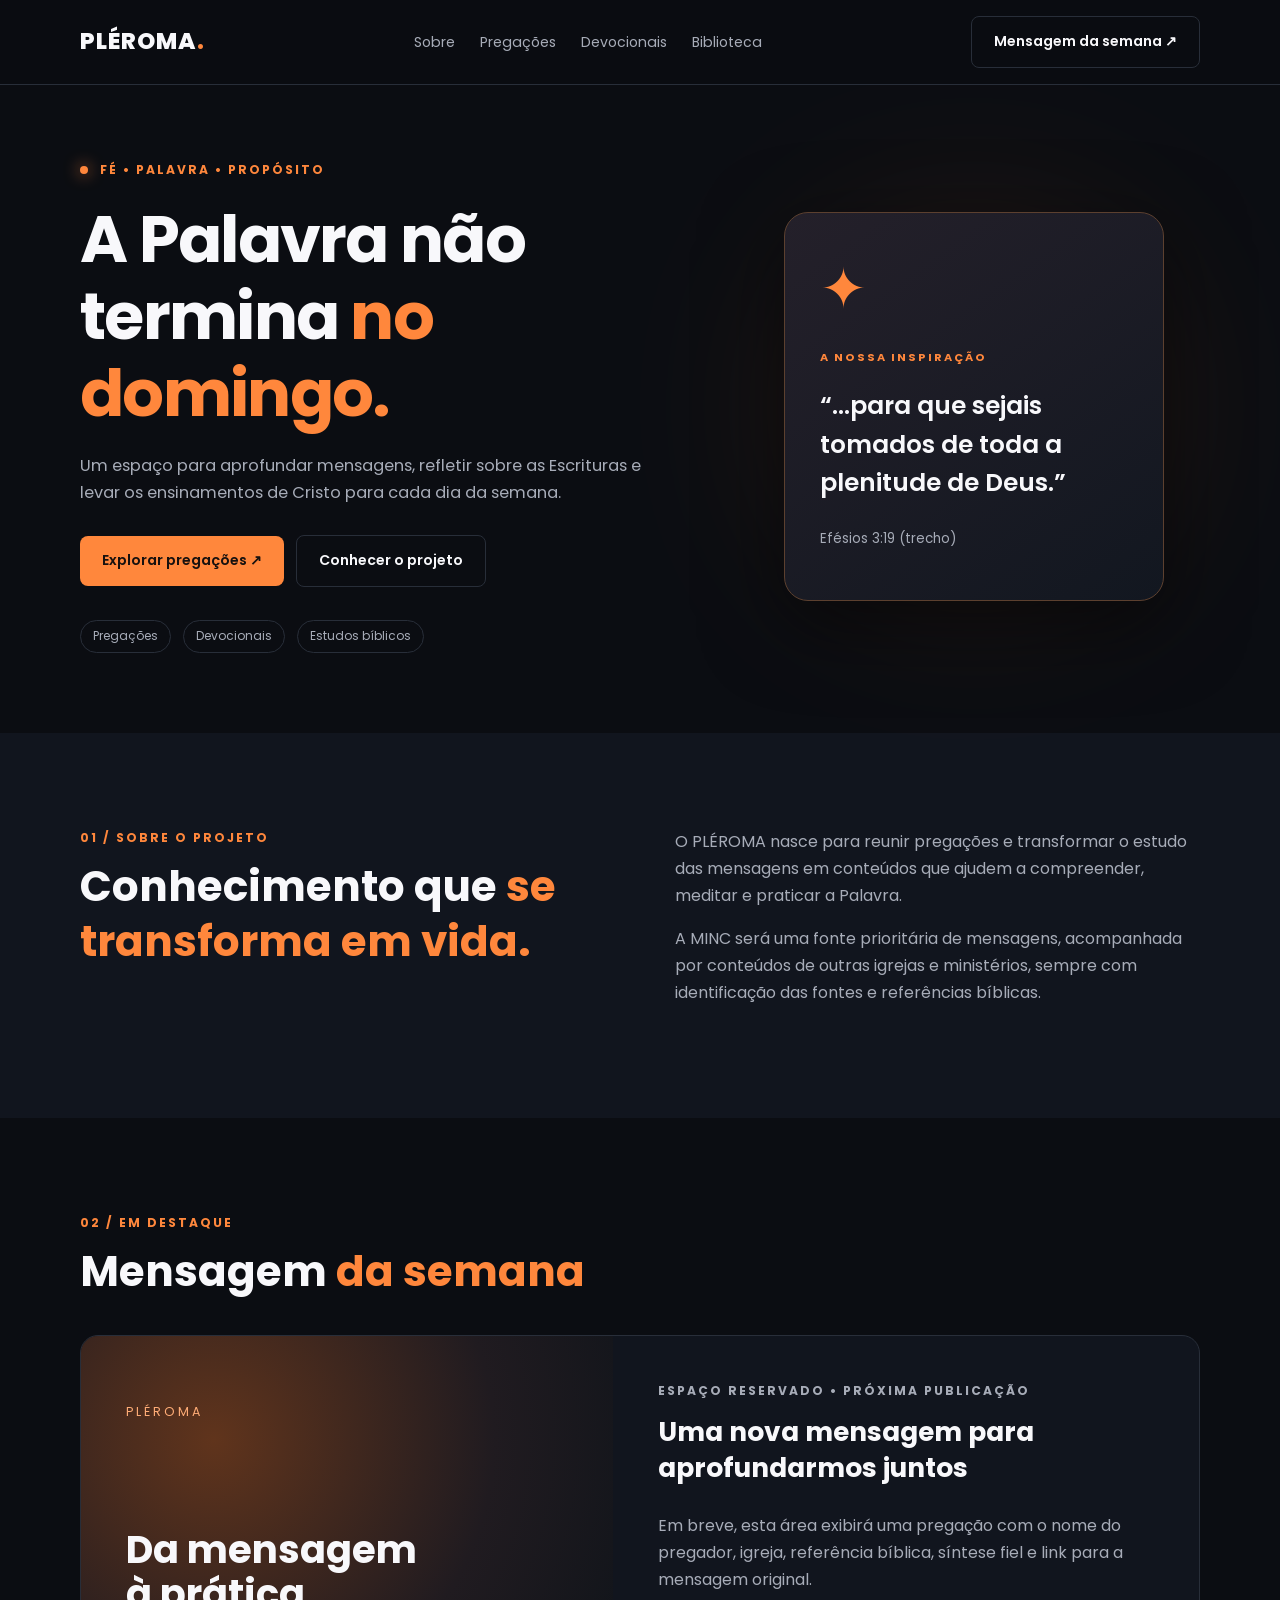
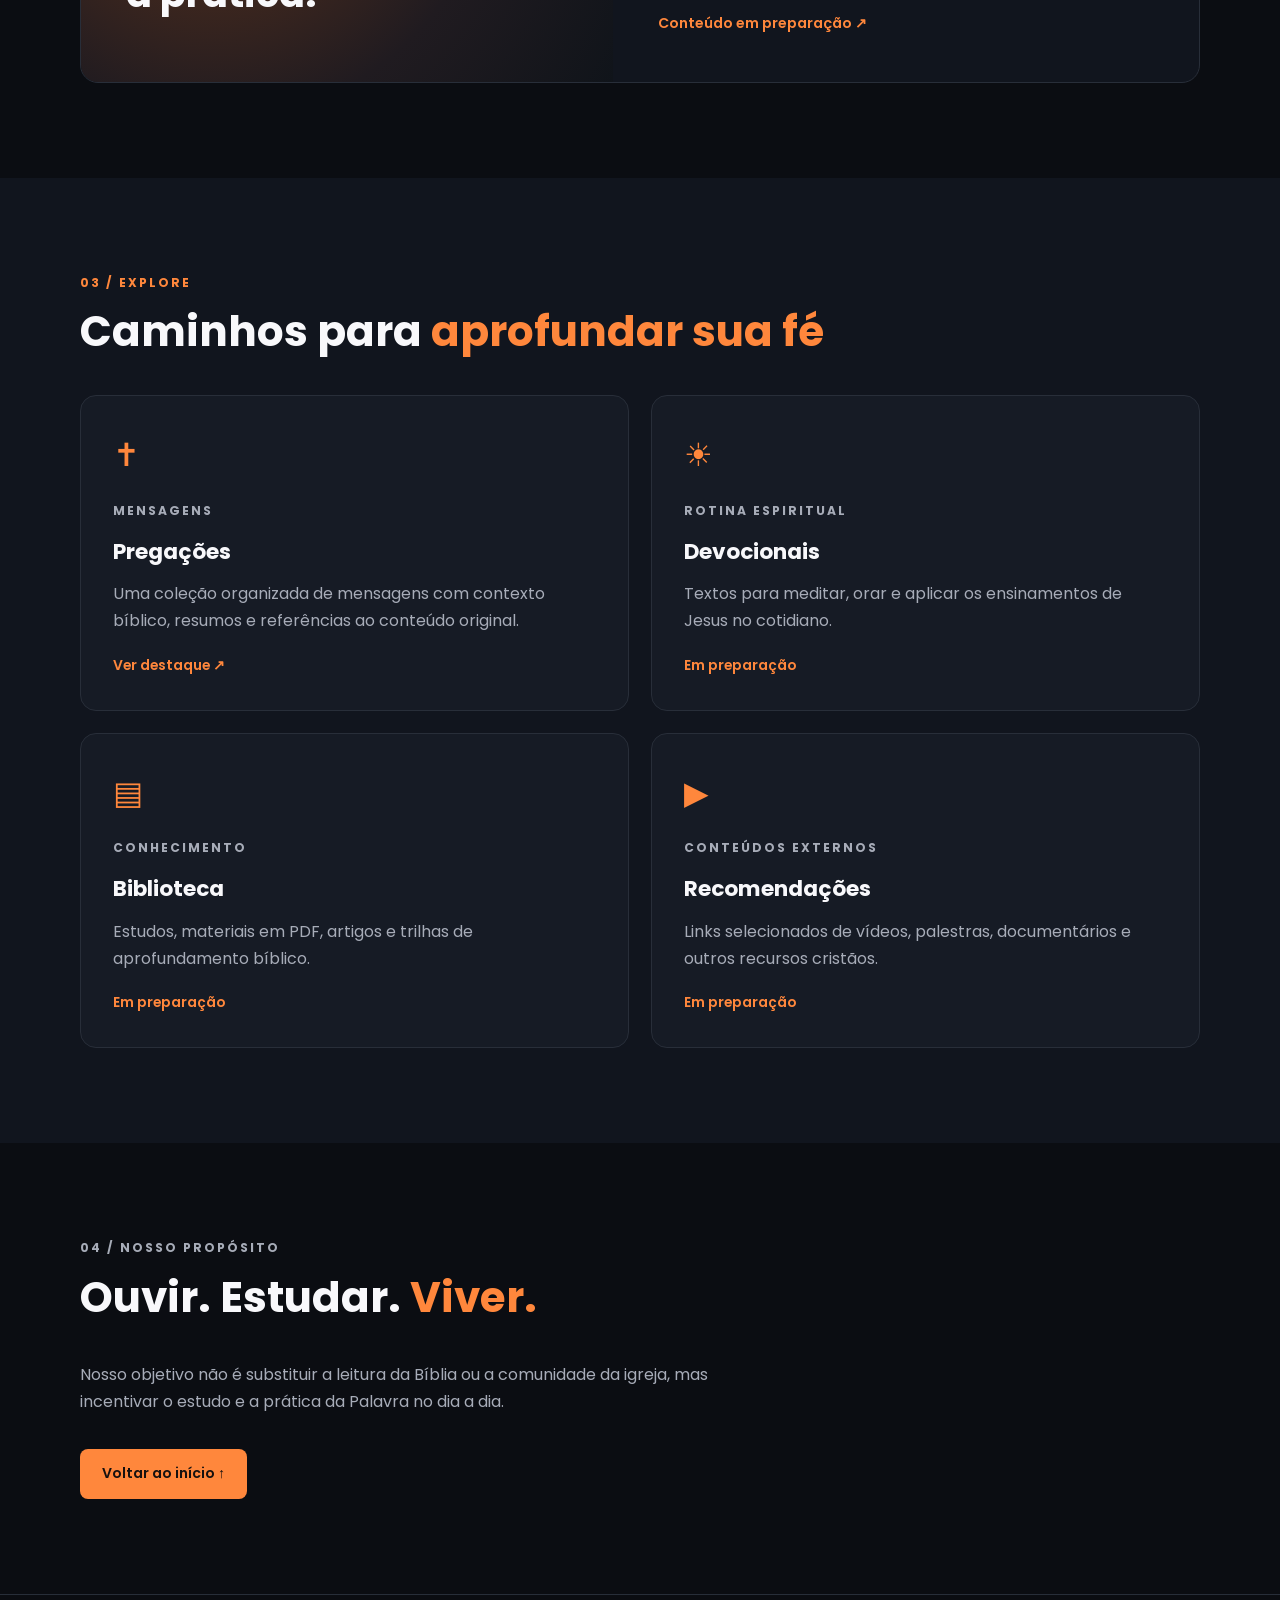
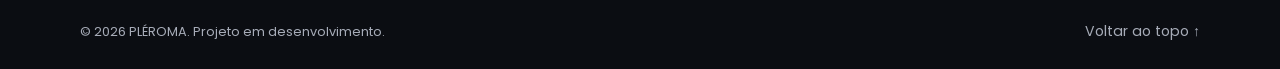
<file: PLEROMA_Etapa_01/index.html>
<!DOCTYPE html>
<html lang="pt-BR">
<head>
  <meta charset="UTF-8">
  <meta name="viewport" content="width=device-width, initial-scale=1.0">
  <meta name="description" content="PLÉROMA: pregações, reflexões e estudos bíblicos para viver a Palavra durante a semana.">
  <title>PLÉROMA | Fé que transborda</title>

  <!-- Fonte utilizada no portfólio original -->
  <link rel="preconnect" href="https://fonts.googleapis.com">
  <link rel="preconnect" href="https://fonts.gstatic.com" crossorigin>
  <link href="https://fonts.googleapis.com/css2?family=Poppins:wght@400;500;600;700;800&display=swap" rel="stylesheet">

  <!-- Arquivo responsável pelas cores e pelo layout -->
  <link rel="stylesheet" href="css/style.css">
</head>
<body>
  <a class="pular" href="#conteudo">Pular para o conteúdo</a>

  <!-- 1. CABEÇALHO: mesma ideia do menu horizontal do portfólio -->
  <header class="site-header" id="inicio">
    <div class="container header-inner">
      <a href="#inicio" class="logo">PLÉROMA<span>.</span></a>
      <nav aria-label="Menu principal">
        <ul class="menu">
          <li><a href="#sobre">Sobre</a></li>
          <li><a href="#pregacoes">Pregações</a></li>
          <li><a href="#devocionais">Devocionais</a></li>
          <li><a href="#biblioteca">Biblioteca</a></li>
        </ul>
      </nav>
      <a class="btn btn-outline header-cta" href="#mensagem">Mensagem da semana ↗</a>
    </div>
  </header>

  <main id="conteudo">
    <!-- 2. HERO: apresentação de duas colunas, inspirada no portfólio -->
    <section class="hero container" aria-labelledby="titulo-principal">
      <div class="hero-content">
        <p class="eyebrow"><span class="status-dot"></span> FÉ • PALAVRA • PROPÓSITO</p>
        <h1 id="titulo-principal">A Palavra não termina <span>no domingo.</span></h1>
        <p class="hero-description">Um espaço para aprofundar mensagens, refletir sobre as Escrituras e levar os ensinamentos de Cristo para cada dia da semana.</p>
        <div class="hero-actions">
          <a href="#pregacoes" class="btn btn-primary">Explorar pregações ↗</a>
          <a href="#sobre" class="btn btn-outline">Conhecer o projeto</a>
        </div>
        <div class="hero-tags"><span>Pregações</span><span>Devocionais</span><span>Estudos bíblicos</span></div>
      </div>
      <div class="hero-visual" aria-hidden="true">
        <div class="glow"></div>
        <div class="verse-card">
          <span class="verse-icon">✦</span>
          <span class="verse-label">A NOSSA INSPIRAÇÃO</span>
          <p>“...para que sejais tomados de toda a plenitude de Deus.”</p>
          <small>Efésios 3:19 (trecho)</small>
        </div>
      </div>
    </section>

    <!-- 3. SOBRE: explicação breve do propósito da plataforma -->
    <section class="section section-muted" id="sobre">
      <div class="container about-layout">
        <div><p class="section-kicker">01 / SOBRE O PROJETO</p><h2>Conhecimento que <span>se transforma em vida.</span></h2></div>
        <div class="about-text"><p>O PLÉROMA nasce para reunir pregações e transformar o estudo das mensagens em conteúdos que ajudem a compreender, meditar e praticar a Palavra.</p><p>A MINC será uma fonte prioritária de mensagens, acompanhada por conteúdos de outras igrejas e ministérios, sempre com identificação das fontes e referências bíblicas.</p></div>
      </div>
    </section>

    <!-- 4. PREGAÇÃO: bloco preparado para receber uma mensagem real -->
    <section class="section" id="mensagem">
      <div class="container">
        <p class="section-kicker">02 / EM DESTAQUE</p><h2>Mensagem <span>da semana</span></h2>
        <article class="featured-card">
          <div class="featured-art" aria-hidden="true"><span>PLÉROMA</span><strong>Da mensagem<br>à prática.</strong></div>
          <div class="featured-info">
            <p class="eyebrow">ESPAÇO RESERVADO • PRÓXIMA PUBLICAÇÃO</p>
            <h3>Uma nova mensagem para aprofundarmos juntos</h3>
            <p>Em breve, esta área exibirá uma pregação com o nome do pregador, igreja, referência bíblica, síntese fiel e link para a mensagem original.</p>
            <span class="text-link">Conteúdo em preparação ↗</span>
          </div>
        </article>
      </div>
    </section>

    <!-- 5. CARDS: aproveitam o sistema de projetos do portfólio -->
    <section class="section section-muted" id="pregacoes">
      <div class="container">
        <p class="section-kicker">03 / EXPLORE</p><h2>Caminhos para <span>aprofundar sua fé</span></h2>
        <div class="cards-grid">
          <article class="content-card"><div class="card-symbol">✝</div><p class="card-tag">MENSAGENS</p><h3>Pregações</h3><p>Uma coleção organizada de mensagens com contexto bíblico, resumos e referências ao conteúdo original.</p><a href="#mensagem">Ver destaque ↗</a></article>
          <article class="content-card" id="devocionais"><div class="card-symbol">☀</div><p class="card-tag">ROTINA ESPIRITUAL</p><h3>Devocionais</h3><p>Textos para meditar, orar e aplicar os ensinamentos de Jesus no cotidiano.</p><span>Em preparação</span></article>
          <article class="content-card" id="biblioteca"><div class="card-symbol">▤</div><p class="card-tag">CONHECIMENTO</p><h3>Biblioteca</h3><p>Estudos, materiais em PDF, artigos e trilhas de aprofundamento bíblico.</p><span>Em preparação</span></article>
          <article class="content-card"><div class="card-symbol">▶</div><p class="card-tag">CONTEÚDOS EXTERNOS</p><h3>Recomendações</h3><p>Links selecionados de vídeos, palestras, documentários e outros recursos cristãos.</p><span>Em preparação</span></article>
        </div>
      </div>
    </section>

    <!-- 6. ENCERRAMENTO: convite editorial, sem formulário ainda -->
    <section class="section contact" id="contato"><div class="container"><p class="section-kicker">04 / NOSSO PROPÓSITO</p><h2>Ouvir. Estudar. <span>Viver.</span></h2><p>Nosso objetivo não é substituir a leitura da Bíblia ou a comunidade da igreja, mas incentivar o estudo e a prática da Palavra no dia a dia.</p><a href="#inicio" class="btn btn-primary">Voltar ao início ↑</a></div></section>
  </main>

  <!-- 7. RODAPÉ: mesmo padrão do portfólio -->
  <footer class="site-footer"><div class="container footer-inner"><span>© 2026 PLÉROMA. Projeto em desenvolvimento.</span><a href="#inicio">Voltar ao topo ↑</a></div></footer>
</body>
</html>
</file>
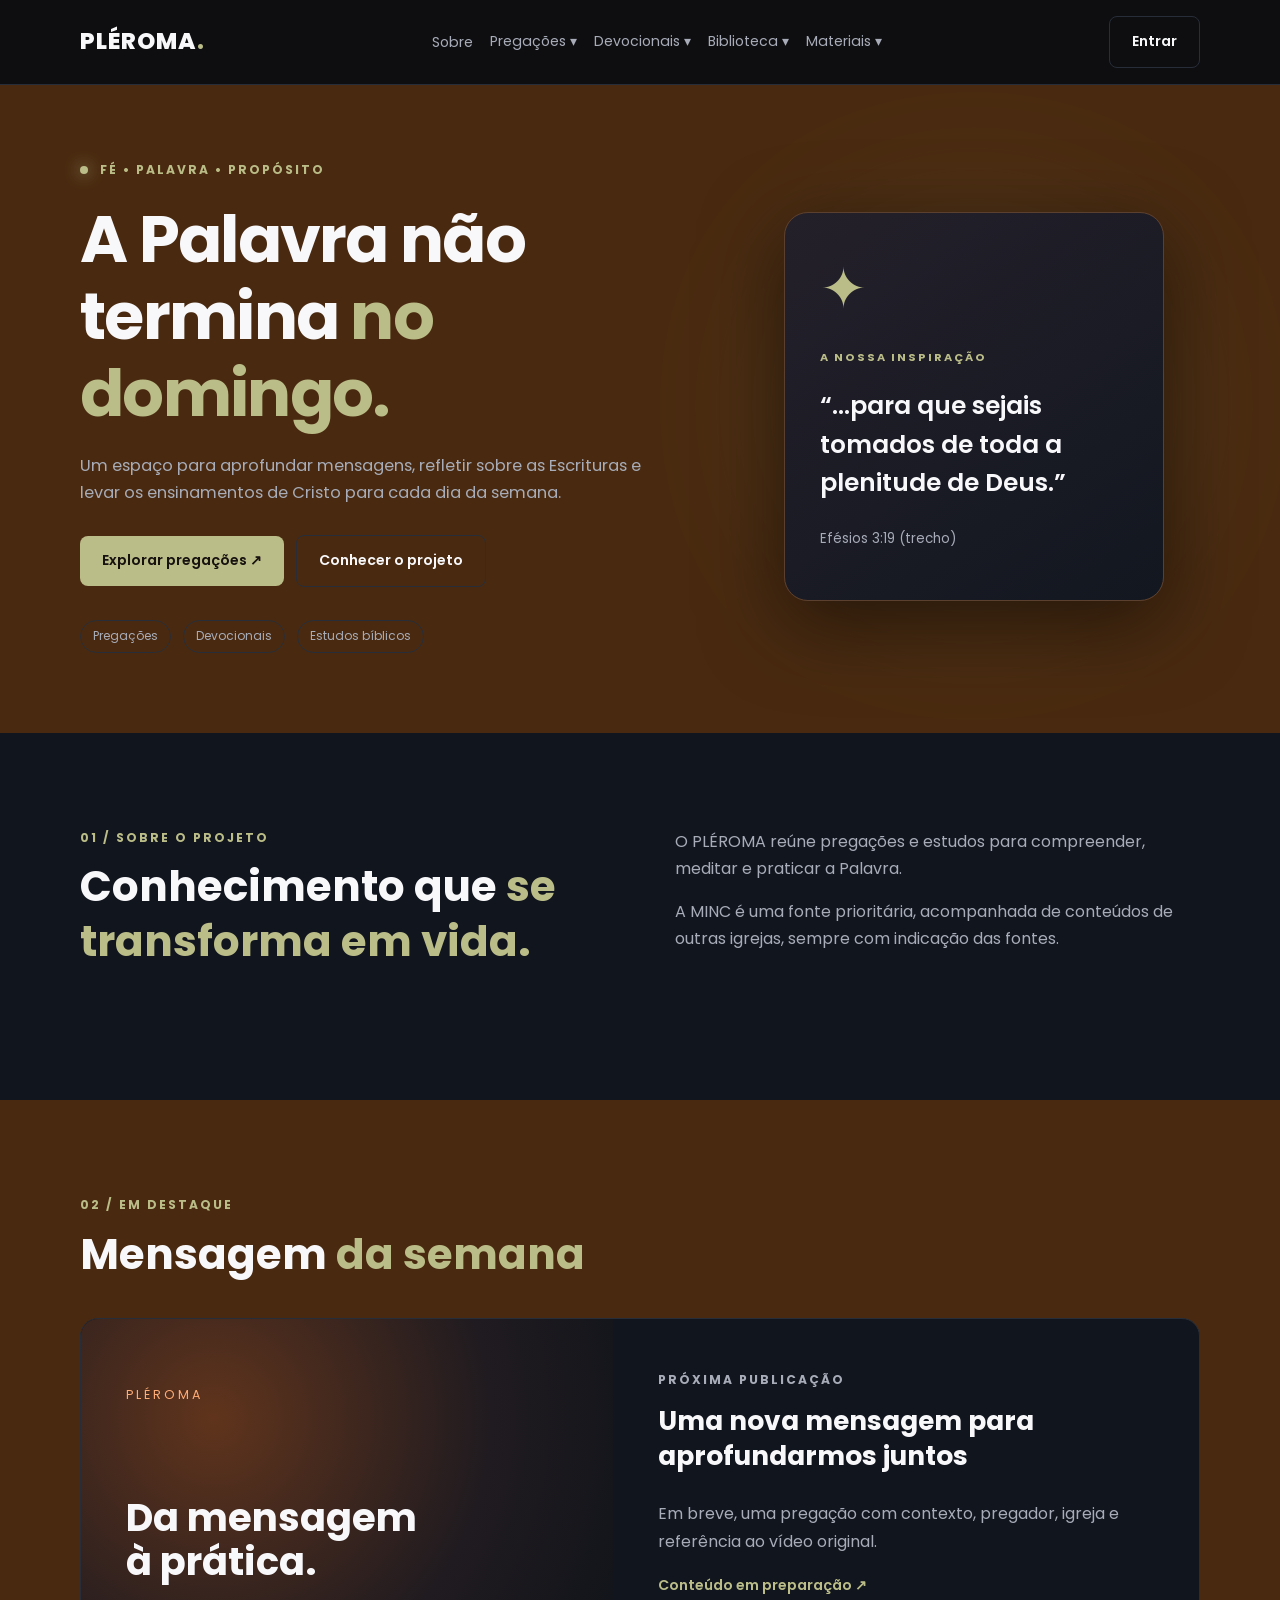
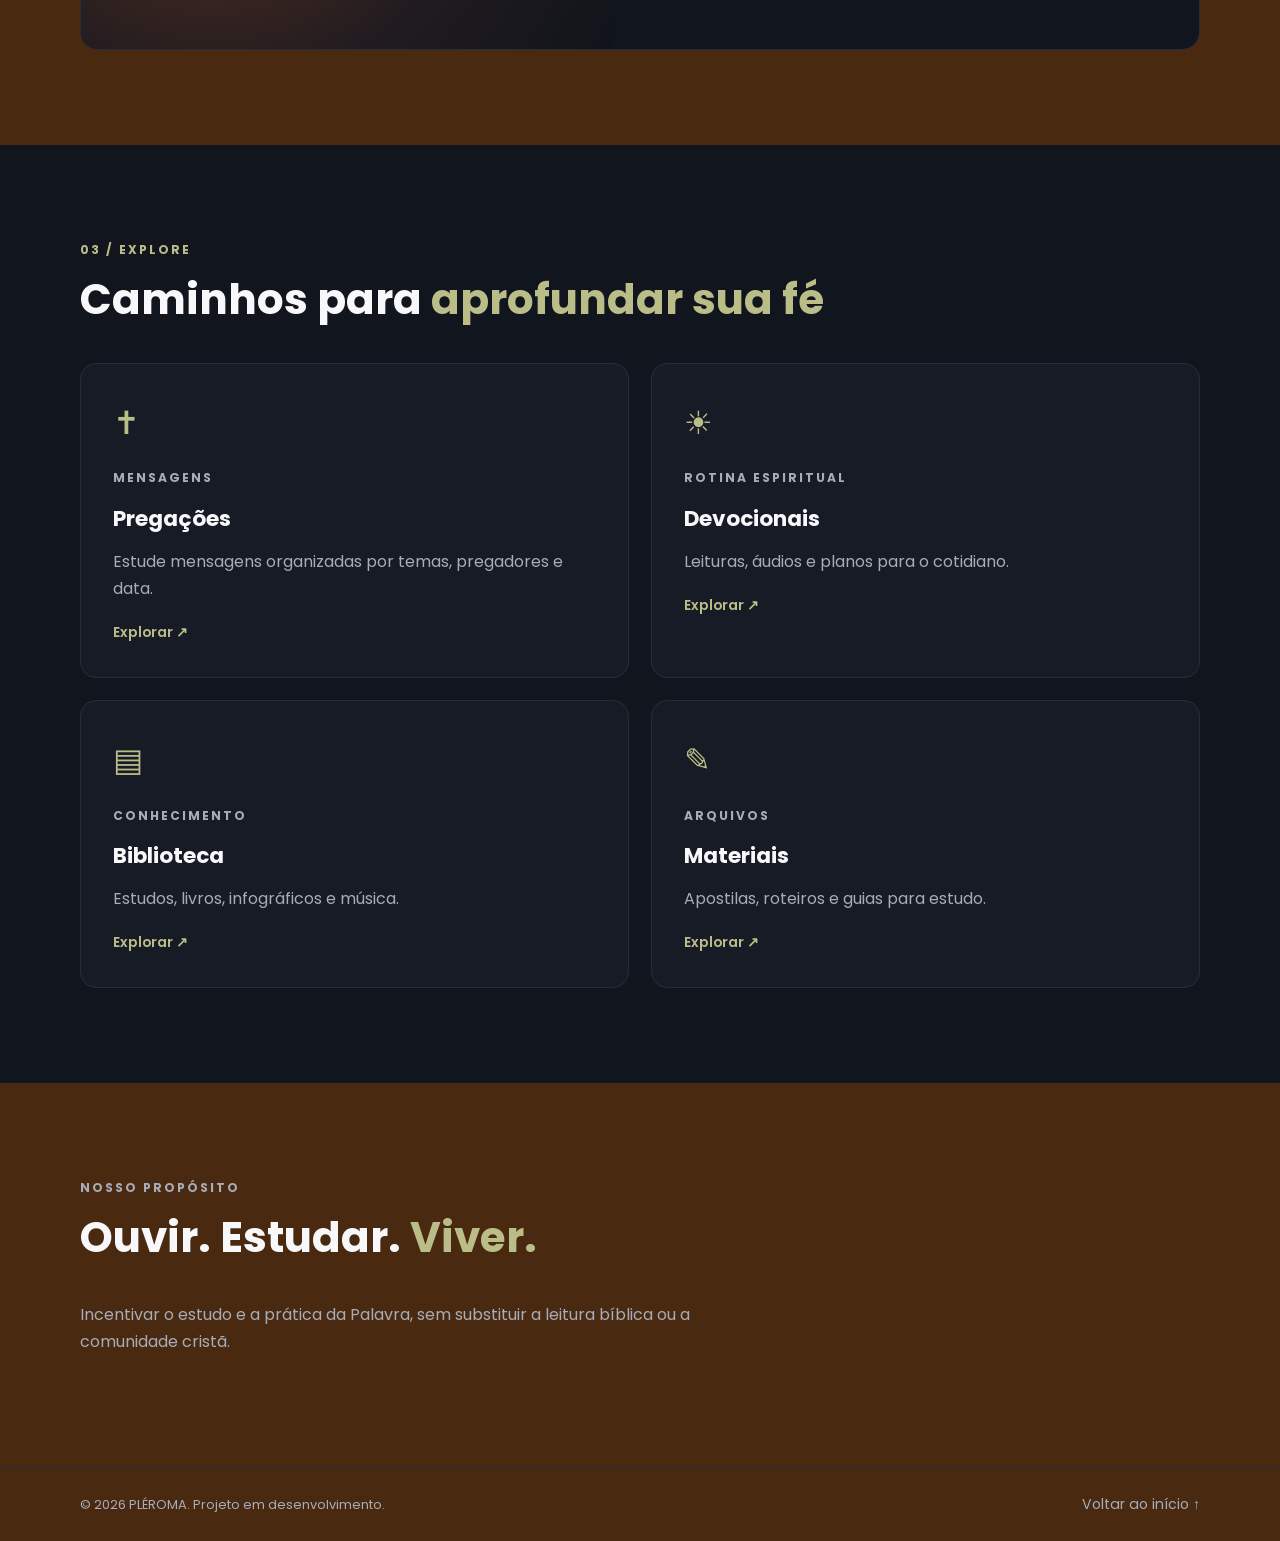
<file: Pleroma_novo/index.html>
<!DOCTYPE html>
<html lang="pt-BR">
  <head>
    <meta charset="UTF-8">
    <meta name="viewport" content="width=device-width, initial-scale=1">
    <meta name="description" content="PLÉROMA — fé, Palavra e propósito.">
    <title>PLÉROMA | Fé que transborda</title>
    <link rel="preconnect" href="https://fonts.googleapis.com">
    <link rel="preconnect" href="https://fonts.gstatic.com" crossorigin="">
    <link href="https://fonts.googleapis.com/css2?family=Poppins:wght@400;500;600;700;800&display=swap" rel="stylesheet">
    <link rel="stylesheet" href="css/style.css">
  </head>
  <body>
    <a class="pular" href="#conteudo">Pular para o conteúdo</a>
    <!-- O cabeçalho fica fora da área dinâmica: nunca é substituído nas navegações. -->
    <header class="site-header" id="inicio">
      <div class="container header-inner">
        <a href="#inicio" class="logo" data-pagina="inicio" aria-label="PLÉROMA — voltar à página inicial">PLÉROMA<span>.</span></a>
        <nav aria-label="Menu principal">
          <ul class="menu">
            <li>
              <a href="#sobre" data-pagina="sobre">Sobre</a>
            </li>
            <li class="menu-com-submenu">
              <details class="dropdown">
                <summary>Pregações ▾</summary>
                <ul class="submenu">
                  <li>
                    <a href="#pregacoes/temas" data-pagina="pregacoes/temas">Por temas</a>
                  </li>
                  <li>
                    <a href="#pregacoes/pregadores" data-pagina="pregacoes/pregadores">Por pregador</a>
                  </li>
                  <li>
                    <a href="#pregacoes/recentes" data-pagina="pregacoes/recentes">Mais recentes</a>
                  </li>
                  <li>
                    <a href="#pregacoes/ao-vivo" data-pagina="pregacoes/ao-vivo">Ao vivo / Transmissões</a>
                  </li>
                </ul>
              </details>
            </li>
            <li class="menu-com-submenu">
              <details class="dropdown">
                <summary>Devocionais ▾</summary>
                <ul class="submenu">
                  <li>
                    <a href="#devocionais/diario" data-pagina="devocionais/diario">Devocional diário</a>
                  </li>
                  <li>
                    <a href="#devocionais/planos" data-pagina="devocionais/planos">Planos de leitura</a>
                  </li>
                  <li>
                    <a href="#devocionais/audios" data-pagina="devocionais/audios">Áudios e podcasts</a>
                  </li>
                  <li>
                    <a href="#devocionais/artigos" data-pagina="devocionais/artigos">Artigos e reflexões</a>
                  </li>
                </ul>
              </details>
            </li>
            <li class="menu-com-submenu">
              <details class="dropdown">
                <summary>Biblioteca ▾</summary>
                <ul class="submenu">
                  <li>
                    <a href="#biblioteca/ebooks" data-pagina="biblioteca/ebooks">E-books e livros</a>
                  </li>
                  <li>
                    <a href="#biblioteca/estudos" data-pagina="biblioteca/estudos">Materiais de estudo</a>
                  </li>
                  <li>
                    <a href="#biblioteca/artes" data-pagina="biblioteca/artes">Infográficos e wallpapers</a>
                  </li>
                  <li>
                    <a href="#biblioteca/musicas" data-pagina="biblioteca/musicas">Músicas e cânticos</a>
                  </li>
                </ul>
              </details>
            </li>
            <li class="menu-com-submenu">
              <details class="dropdown">
                <summary>Materiais ▾</summary>
                <ul class="submenu">
                  <li>
                    <a href="#materiais/apostilas" data-pagina="materiais/apostilas">Apostilas e PDFs</a>
                  </li>
                  <li>
                    <a href="#materiais/roteiros" data-pagina="materiais/roteiros">Roteiros de estudo</a>
                  </li>
                  <li>
                    <a href="#materiais/guias" data-pagina="materiais/guias">Guias de leitura</a>
                  </li>
                  <li>
                    <a href="#materiais/anotacoes" data-pagina="materiais/anotacoes">Anotações</a>
                  </li>
                </ul>
              </details>
            </li>
          </ul>
        </nav>
        <!-- A entrada é pública; somente a conta autorizada verá ferramentas administrativas. -->
        <a class="btn btn-outline header-cta" href="#entrar" data-pagina="entrar" id="botao-conta">Entrar</a>
      </div>
    </header>
    <!-- SOMENTE o conteúdo deste main muda. Cabeçalho e rodapé permanecem intactos. -->
    <main id="conteudo" tabindex="-1" aria-live="polite"></main>
    <footer class="site-footer">
      <div class="container footer-inner"><span>© 2026 PLÉROMA. Projeto em desenvolvimento.</span><a href="#inicio" data-pagina="inicio">Voltar ao início ↑</a></div>
    </footer>
    <!-- Templates reutilizam a aparência original e deixam o HTML claro. -->
    <template id="pagina-inicial">
      <section class="hero container" aria-labelledby="titulo-principal">
        <div class="hero-content">
          <p class="eyebrow"><span class="status-dot"></span> FÉ • PALAVRA • PROPÓSITO</p>
          <h1 id="titulo-principal">A Palavra não termina <span>no domingo.</span></h1>
          <p class="hero-description">Um espaço para aprofundar mensagens, refletir sobre as Escrituras e levar os ensinamentos de Cristo para cada dia da semana.</p>
          <div class="hero-actions"><a href="#pregacoes/recentes" data-pagina="pregacoes/recentes" class="btn btn-primary">Explorar pregações ↗</a><a href="#sobre" data-pagina="sobre" class="btn btn-outline">Conhecer o projeto</a></div>
          <div class="hero-tags"><span>Pregações</span><span>Devocionais</span><span>Estudos bíblicos</span></div>
        </div>
        <div class="hero-visual">
          <div class="glow"></div>
          <div class="verse-card">
            <span class="verse-icon">✦</span>
            <span class="verse-label">A NOSSA INSPIRAÇÃO</span>
            <p id="versiculo-texto">“...para que sejais tomados de toda a plenitude de Deus.”</p>
            <small id="versiculo-referencia">Efésios 3:19 (trecho)</small>
          </div>
        </div>
      </section>
      <section class="section section-muted">
        <div class="container about-layout">
          <div>
            <p class="section-kicker">01 / SOBRE O PROJETO</p>
            <h2>Conhecimento que <span>se transforma em vida.</span></h2>
          </div>
          <div class="about-text">
            <p>O PLÉROMA reúne pregações e estudos para compreender, meditar e praticar a Palavra.</p>
            <p>A MINC é uma fonte prioritária, acompanhada de conteúdos de outras igrejas, sempre com indicação das fontes.</p>
          </div>
        </div>
      </section>
      <section class="section">
        <div class="container">
          <p class="section-kicker">02 / EM DESTAQUE</p>
          <h2>Mensagem <span>da semana</span></h2>
          <article class="featured-card">
            <div class="featured-art"><span>PLÉROMA</span><strong>Da mensagem<br>à prática.</strong></div>
            <div class="featured-info">
              <p class="eyebrow">PRÓXIMA PUBLICAÇÃO</p>
              <h3>Uma nova mensagem para aprofundarmos juntos</h3>
              <p>Em breve, uma pregação com contexto, pregador, igreja e referência ao vídeo original.</p>
              <span class="text-link">Conteúdo em preparação ↗</span>
            </div>
          </article>
        </div>
      </section>
      <section class="section section-muted">
        <div class="container">
          <p class="section-kicker">03 / EXPLORE</p>
          <h2>Caminhos para <span>aprofundar sua fé</span></h2>
          <div class="cards-grid">
            <article class="content-card">
              <div class="card-symbol">✝</div>
              <p class="card-tag">MENSAGENS</p>
              <h3>Pregações</h3>
              <p>Estude mensagens organizadas por temas, pregadores e data.</p>
              <a href="#pregacoes/temas" data-pagina="pregacoes/temas">Explorar ↗</a>
            </article>
            <article class="content-card">
              <div class="card-symbol">☀</div>
              <p class="card-tag">ROTINA ESPIRITUAL</p>
              <h3>Devocionais</h3>
              <p>Leituras, áudios e planos para o cotidiano.</p>
              <a href="#devocionais/diario" data-pagina="devocionais/diario">Explorar ↗</a>
            </article>
            <article class="content-card">
              <div class="card-symbol">▤</div>
              <p class="card-tag">CONHECIMENTO</p>
              <h3>Biblioteca</h3>
              <p>Estudos, livros, infográficos e música.</p>
              <a href="#biblioteca/ebooks" data-pagina="biblioteca/ebooks">Explorar ↗</a>
            </article>
            <article class="content-card">
              <div class="card-symbol">✎</div>
              <p class="card-tag">ARQUIVOS</p>
              <h3>Materiais</h3>
              <p>Apostilas, roteiros e guias para estudo.</p>
              <a href="#materiais/apostilas" data-pagina="materiais/apostilas">Explorar ↗</a>
            </article>
          </div>
        </div>
      </section>
      <section class="section contact">
        <div class="container">
          <p class="section-kicker">NOSSO PROPÓSITO</p>
          <h2>Ouvir. Estudar. <span>Viver.</span></h2>
          <p>Incentivar o estudo e a prática da Palavra, sem substituir a leitura bíblica ou a comunidade cristã.</p>
        </div>
      </section>
    </template>
    <!-- O script cuida da navegação SPA e da leitura do conteúdo. -->
    <script src="js/app.js" defer=""></script>
    <!-- A configuração segura de login/banco de dados fica em outro arquivo. -->
    <script type="module" src="js/firebase.js"></script>
  </body>
</html>
</file>
<file: PLEROMA_Etapa_01/css/style.css>
/* ====================================================
   PLÉROMA — ETAPA 1
   Visual inspirado no portfólio pessoal de Logan Lucky.
   HTML + CSS simples, sem bibliotecas ou JavaScript.
   ==================================================== */

/* 1. CORES E MEDIDAS: altere aqui a identidade do site */
:root { --fundo:#0b0d12; --painel:#11151e; --painel-2:#161b25; --texto:#f8f8fb; --suave:#a7acb8; --laranja:#ff873c; --linha:#282e39; --largura:1120px; }

/* 2. RESET: evita diferenças de espaçamento entre navegadores */
* { box-sizing:border-box; }
html { scroll-behavior:smooth; }
body { margin:0; background:var(--fundo); color:var(--texto); font-family:'Poppins',Arial,sans-serif; line-height:1.7; }
a { color:inherit; text-decoration:none; }
.container { width:min(90%,var(--largura)); margin:auto; }
.section { padding:95px 0; }
.section-muted { background:var(--painel); }
h1,h2,h3,p { margin-top:0; }
h2 { font-size:clamp(1.85rem,3.3vw,2.7rem); line-height:1.3; }
h2 span,h1 span,.logo span { color:var(--laranja); }
.section-kicker,.eyebrow,.card-tag { color:var(--laranja); font-size:.76rem; font-weight:700; letter-spacing:2px; }
.pular { position:absolute; left:-9999px; }
.pular:focus { left:10px; top:10px; background:#fff; color:#111; padding:10px; z-index:20; }
:focus-visible { outline:2px solid var(--laranja); outline-offset:4px; }

/* 3. CABEÇALHO E MENU */
.site-header { position:sticky; top:0; z-index:10; background:rgba(11,13,18,.94); border-bottom:1px solid var(--linha); }
.header-inner,.menu,.hero-actions,.hero-tags,.footer-inner { display:flex; align-items:center; }
.header-inner { justify-content:space-between; min-height:84px; gap:20px; }
.logo { font-size:1.45rem; font-weight:800; letter-spacing:1px; }
.menu { list-style:none; gap:25px; margin:0; padding:0; }
.menu a,.site-footer a { font-size:.88rem; color:var(--suave); transition:color .2s; }
.menu a:hover,.site-footer a:hover { color:var(--laranja); }
.btn { display:inline-block; padding:13px 22px; font-weight:600; font-size:.88rem; border-radius:8px; transition:transform .2s,background .2s; text-align:center; }
.btn:hover { transform:translateY(-3px); }
.btn-primary { background:var(--laranja); color:#17110f; }
.btn-outline { border:1px solid var(--linha); color:var(--texto); }
.btn-outline:hover { border-color:var(--laranja); }

/* 4. APRESENTAÇÃO: duas colunas, como no portfólio */
.hero { display:grid; grid-template-columns:1.15fr .85fr; align-items:center; gap:55px; min-height:640px; padding-top:75px; padding-bottom:80px; }
.hero h1 { font-size:clamp(2.4rem,5.1vw,4.2rem); line-height:1.18; letter-spacing:-1.7px; margin:20px 0; }
.hero-description { color:var(--suave); max-width:570px; font-size:1.02rem; }
.status-dot { display:inline-block; width:8px; height:8px; border-radius:100%; background:var(--laranja); margin-right:7px; box-shadow:0 0 16px var(--laranja); }
.hero-actions { gap:12px; flex-wrap:wrap; margin-top:28px; }
.hero-tags { gap:12px; flex-wrap:wrap; margin-top:33px; }
.hero-tags span { color:var(--suave); border:1px solid var(--linha); border-radius:30px; padding:5px 12px; font-size:.75rem; }
.hero-visual { position:relative; min-height:380px; display:grid; place-items:center; }
.glow { position:absolute; width:290px; height:290px; background:var(--laranja); filter:blur(110px); opacity:.22; border-radius:50%; }
.verse-card { position:relative; width:min(100%,380px); padding:48px 35px; border:1px solid #5c402f; border-radius:24px; background:linear-gradient(145deg,#24202a,#121720); box-shadow:0 22px 80px #0008; }
.verse-icon { display:block; color:var(--laranja); font-size:3.5rem; line-height:1; margin-bottom:25px; }
.verse-label { font-size:.7rem; font-weight:700; letter-spacing:2px; color:var(--laranja); }
.verse-card p { font-size:1.55rem; font-weight:600; line-height:1.55; margin:18px 0 22px; }
.verse-card small { color:var(--suave); }

/* 5. SEÇÃO SOBRE: texto em duas colunas */
.about-layout { display:grid; grid-template-columns:1fr 1fr; gap:70px; }
.about-text p,.featured-info p,.content-card p,.contact p { color:var(--suave); }

/* 6. MENSAGEM EM DESTAQUE */
.featured-card { display:grid; grid-template-columns:1fr 1.1fr; overflow:hidden; border:1px solid var(--linha); border-radius:18px; margin-top:32px; background:var(--painel); }
.featured-art { padding:65px 45px; background:radial-gradient(circle at 25% 30%,#60341c,#201b20 60%,#10141a); display:flex; flex-direction:column; justify-content:space-between; min-height:330px; }
.featured-art span { font-size:.78rem; letter-spacing:3px; color:#ffad77; }
.featured-art strong { font-size:clamp(2rem,3vw,3rem); line-height:1.15; }
.featured-info { padding:45px; align-self:center; }
.featured-info h3 { font-size:1.65rem; line-height:1.35; }
.text-link { color:var(--laranja); font-weight:600; font-size:.88rem; }

/* 7. CARDS: mesma lógica do grid de projetos */
.cards-grid { display:grid; grid-template-columns:repeat(2,minmax(0,1fr)); gap:22px; margin-top:32px; }
.content-card { padding:32px; border:1px solid var(--linha); border-radius:16px; background:var(--painel-2); transition:transform .2s,border-color .2s; }
.content-card:hover { transform:translateY(-5px); border-color:#805236; }
.card-symbol { color:var(--laranja); font-size:2rem; margin-bottom:18px; }
.content-card h3 { font-size:1.35rem; margin-bottom:10px; }
.content-card a,.content-card span { color:var(--laranja); font-size:.87rem; font-weight:600; }

/* 8. CONTATO E RODAPÉ */
.contact p { max-width:700px; }
.contact .btn { margin-top:18px; }
.site-footer { border-top:1px solid var(--linha); padding:25px 0; color:var(--suave); font-size:.8rem; }
.footer-inner { justify-content:space-between; gap:20px; }

/* 9. RESPONSIVIDADE: adapta o site para celulares e tablets */
@media(max-width:980px) { .header-inner { flex-wrap:wrap; padding:16px 0; } .header-cta { display:none; } .hero { gap:20px; } }
@media(max-width:700px) { .header-inner { align-items:flex-start; } .menu { gap:13px; flex-wrap:wrap; } .menu a { font-size:.77rem; } .hero,.about-layout,.featured-card { grid-template-columns:1fr; } .hero { padding:55px 0; } .hero-visual { min-height:300px; } .section { padding:65px 0; } .cards-grid { grid-template-columns:1fr; } .featured-info { padding:30px; } .footer-inner { flex-direction:column; text-align:center; } }
@media(max-width:420px) { .hero h1 { font-size:2.3rem; } .verse-card { padding:35px 25px; } .content-card { padding:25px; } }
@media(prefers-reduced-motion:reduce) { html { scroll-behavior:auto; } *,*::before,*::after { transition:none!important; } }
</file>
<file: Pleroma_novo/css/style.css>
/* ====================================================
PLÉROMA — ETAPA 1
Visual inspirado no portfólio pessoal de Logan Lucky.
HTML + CSS simples, sem bibliotecas ou JavaScript.
==================================================== */
/* 1. CORES E MEDIDAS: altere aqui a identidade do site */
:root {
  /* Variável reutilizável da identidade visual. */
  --fundo:#492a10;
  /* Variável reutilizável da identidade visual. */
  --painel:#11151e;
  /* Variável reutilizável da identidade visual. */
  --painel-2:#161b25;
  /* Variável reutilizável da identidade visual. */
  --texto:#f8f8fb;
  /* Variável reutilizável da identidade visual. */
  --suave:#a7acb8;
  /* Variável reutilizável da identidade visual. */
  --laranja:#bbbd88;
  /* Variável reutilizável da identidade visual. */
  --linha:#282e39;
  /* Variável reutilizável da identidade visual. */
  --largura:1120px;
}

/* 2. RESET: evita diferenças de espaçamento entre navegadores */
* {
  box-sizing:border-box;
}

html {
  scroll-behavior:smooth;
}

body {
  /* Define o espaço externo. */
  margin:0;
  /* Define o fundo do elemento. */
  background:var(--fundo);
  /* Define a cor do texto ou elemento. */
  color:var(--texto);
  /* Define a família tipográfica. */
  font-family:'Poppins',Arial,sans-serif;
  /* Define a altura de cada linha de texto. */
  line-height:1.7;
}

a {
  /* Define a cor do texto ou elemento. */
  color:inherit;
  /* Define a decoração do texto. */
  text-decoration:none;
}

.container {
  /* Define a largura. */
  width:min(90%,var(--largura));
  /* Define o espaço externo. */
  margin:auto;
}

.section {
  /* Define o espaço interno. */
  padding:95px 0;
}

.section-muted {
  /* Define o fundo do elemento. */
  background:var(--painel);
}

h1,h2,h3,p {
  margin-top:0;
}

h2 {
  /* Define o tamanho da fonte. */
  font-size:clamp(1.85rem,3.3vw,2.7rem);
  /* Define a altura de cada linha de texto. */
  line-height:1.3;
}

h2 span,h1 span,.logo span {
  /* Define a cor do texto ou elemento. */
  color:var(--laranja);
}

.section-kicker,.eyebrow,.card-tag {
  /* Define a cor do texto ou elemento. */
  color:var(--laranja);
  /* Define o tamanho da fonte. */
  font-size:.76rem;
  /* Define a espessura da fonte. */
  font-weight:700;
  /* Define o espaço entre letras. */
  letter-spacing:2px;
}

.pular {
  /* Define o tipo de posicionamento. */
  position:absolute;
  /* Define a distância em relação à esquerda. */
  left:-9999px;
}

.pular:focus {
  /* Define a distância em relação à esquerda. */
  left:10px;
  /* Define a distância em relação ao topo. */
  top:10px;
  /* Define o fundo do elemento. */
  background:#fff;
  /* Define a cor do texto ou elemento. */
  color:#111;
  /* Define o espaço interno. */
  padding:10px;
  /* Controla a sobreposição dos elementos. */
  z-index:20;
}

:focus-visible {
  outline:2px solid var(--laranja);
  outline-offset:4px;
}

/* 3. CABEÇALHO E MENU */
.site-header {
  /* Define o tipo de posicionamento. */
  position:sticky;
  /* Define a distância em relação ao topo. */
  top:0;
  /* Controla a sobreposição dos elementos. */
  z-index:10;
  /* Define o fundo do elemento. */
  background:rgba(11,13,18,.94);
  border-bottom:1px solid var(--linha);
}

.header-inner,.menu,.hero-actions,.hero-tags,.footer-inner {
  /* Define o modelo de disposição dos elementos. */
  display:flex;
  /* Alinha itens no eixo transversal. */
  align-items:center;
}

.header-inner {
  /* Distribui itens no eixo principal. */
  justify-content:space-between;
  /* Define a altura mínima. */
  min-height:84px;
  /* Define o espaço entre elementos. */
  gap:20px;
}

.logo {
  /* Define o tamanho da fonte. */
  font-size:1.45rem;
  /* Define a espessura da fonte. */
  font-weight:800;
  /* Define o espaço entre letras. */
  letter-spacing:1px;
}

.menu {
  list-style:none;
  /* Define o espaço entre elementos. */
  gap:25px;
  /* Define o espaço externo. */
  margin:0;
  /* Define o espaço interno. */
  padding:0;
}

.menu a,.site-footer a {
  /* Define o tamanho da fonte. */
  font-size:.88rem;
  /* Define a cor do texto ou elemento. */
  color:var(--suave);
  /* Configura transições visuais. */
  transition:color .2s;
}

.menu a:hover,.site-footer a:hover {
  /* Define a cor do texto ou elemento. */
  color:var(--laranja);
}

.btn {
  /* Define o modelo de disposição dos elementos. */
  display:inline-block;
  /* Define o espaço interno. */
  padding:13px 22px;
  /* Define a espessura da fonte. */
  font-weight:600;
  /* Define o tamanho da fonte. */
  font-size:.88rem;
  /* Arredonda os cantos. */
  border-radius:8px;
  /* Configura transições visuais. */
  transition:transform .2s,background .2s;
  /* Alinha o texto. */
  text-align:center;
}

.btn:hover {
  /* Aplica transformação visual. */
  transform:translateY(-3px);
}

.btn-primary {
  /* Define o fundo do elemento. */
  background:var(--laranja);
  /* Define a cor do texto ou elemento. */
  color:#17110f;
}

.btn-outline {
  /* Define a borda. */
  border:1px solid var(--linha);
  /* Define a cor do texto ou elemento. */
  color:var(--texto);
}

.btn-outline:hover {
  border-color:var(--laranja);
}

/* 3.1 SUBMENU MATERIAIS: usa o elemento nativo <details>, sem JavaScript */
.menu-com-submenu {
  /* Define o tipo de posicionamento. */
  position:relative;
}

.dropdown summary {
  list-style:none;
  /* Define a aparência do cursor. */
  cursor:pointer;
  /* Define a cor do texto ou elemento. */
  color:var(--suave);
  /* Define o tamanho da fonte. */
  font-size:.88rem;
  /* Define o espaço interno. */
  padding:0;
}

.dropdown summary::-webkit-details-marker {
  /* Define o modelo de disposição dos elementos. */
  display:none;
}

.dropdown summary:hover,.dropdown[open] summary {
  /* Define a cor do texto ou elemento. */
  color:var(--laranja);
}

.dropdown summary span {
  margin-left:4px;
  /* Define o tamanho da fonte. */
  font-size:.72rem;
}

.submenu {
  list-style:none;
  /* Define o espaço externo. */
  margin:0;
  /* Define o espaço interno. */
  padding:9px;
  min-width:210px;
  /* Define o tipo de posicionamento. */
  position:absolute;
  /* Define a distância em relação ao topo. */
  top:calc(100% + 12px);
  /* Define a distância em relação à direita. */
  right:0;
  /* Controla a sobreposição dos elementos. */
  z-index:12;
  /* Define o fundo do elemento. */
  background:var(--painel-2);
  /* Define a borda. */
  border:1px solid var(--linha);
  /* Arredonda os cantos. */
  border-radius:10px;
  /* Cria sombra ao redor do elemento. */
  box-shadow:0 16px 32px #0007;
}

.submenu a {
  /* Define o modelo de disposição dos elementos. */
  display:block;
  /* Define o espaço interno. */
  padding:9px 11px;
  /* Arredonda os cantos. */
  border-radius:6px;
  white-space:nowrap;
}

.submenu a:hover,.submenu a:focus-visible {
  /* Define o fundo do elemento. */
  background:var(--painel);
  /* Define a cor do texto ou elemento. */
  color:var(--laranja);
}

/* Mantém o destino das âncoras visível abaixo do cabeçalho fixo */
[id] {
  scroll-margin-top:110px;
}

.section-intro {
  /* Limita a largura máxima. */
  max-width:750px;
  /* Define a cor do texto ou elemento. */
  color:var(--suave);
}

/* 4. APRESENTAÇÃO: duas colunas, como no portfólio */
.hero {
  /* Define o modelo de disposição dos elementos. */
  display:grid;
  /* Define as colunas do grid. */
  grid-template-columns:1.15fr .85fr;
  /* Alinha itens no eixo transversal. */
  align-items:center;
  /* Define o espaço entre elementos. */
  gap:55px;
  /* Define a altura mínima. */
  min-height:640px;
  padding-top:75px;
  padding-bottom:80px;
}

.hero h1 {
  /* Define o tamanho da fonte. */
  font-size:clamp(2.4rem,5.1vw,4.2rem);
  /* Define a altura de cada linha de texto. */
  line-height:1.18;
  /* Define o espaço entre letras. */
  letter-spacing:-1.7px;
  /* Define o espaço externo. */
  margin:20px 0;
}

.hero-description {
  /* Define a cor do texto ou elemento. */
  color:var(--suave);
  /* Limita a largura máxima. */
  max-width:570px;
  /* Define o tamanho da fonte. */
  font-size:1.02rem;
}

.status-dot {
  /* Define o modelo de disposição dos elementos. */
  display:inline-block;
  /* Define a largura. */
  width:8px;
  /* Define a altura. */
  height:8px;
  /* Arredonda os cantos. */
  border-radius:100%;
  /* Define o fundo do elemento. */
  background:var(--laranja);
  margin-right:7px;
  /* Cria sombra ao redor do elemento. */
  box-shadow:0 0 16px var(--laranja);
}

.hero-actions {
  /* Define o espaço entre elementos. */
  gap:12px;
  /* Permite quebra de linha dos itens flexíveis. */
  flex-wrap:wrap;
  margin-top:28px;
}

.hero-tags {
  /* Define o espaço entre elementos. */
  gap:12px;
  /* Permite quebra de linha dos itens flexíveis. */
  flex-wrap:wrap;
  margin-top:33px;
}

.hero-tags span {
  /* Define a cor do texto ou elemento. */
  color:var(--suave);
  /* Define a borda. */
  border:1px solid var(--linha);
  /* Arredonda os cantos. */
  border-radius:30px;
  /* Define o espaço interno. */
  padding:5px 12px;
  /* Define o tamanho da fonte. */
  font-size:.75rem;
}

.hero-visual {
  /* Define o tipo de posicionamento. */
  position:relative;
  /* Define a altura mínima. */
  min-height:380px;
  /* Define o modelo de disposição dos elementos. */
  display:grid;
  place-items:center;
}

.glow {
  /* Define o tipo de posicionamento. */
  position:absolute;
  /* Define a largura. */
  width:290px;
  /* Define a altura. */
  height:290px;
  /* Define o fundo do elemento. */
  background:var(--laranja);
  filter:blur(110px);
  /* Define a transparência. */
  opacity:.22;
  /* Arredonda os cantos. */
  border-radius:50%;
}

.verse-card {
  /* Define o tipo de posicionamento. */
  position:relative;
  /* Define a largura. */
  width:min(100%,380px);
  /* Define o espaço interno. */
  padding:48px 35px;
  /* Define a borda. */
  border:1px solid #5c402f;
  /* Arredonda os cantos. */
  border-radius:24px;
  /* Define o fundo do elemento. */
  background:linear-gradient(145deg,#24202a,#121720);
  /* Cria sombra ao redor do elemento. */
  box-shadow:0 22px 80px #0008;
}

.verse-icon {
  /* Define o modelo de disposição dos elementos. */
  display:block;
  /* Define a cor do texto ou elemento. */
  color:var(--laranja);
  /* Define o tamanho da fonte. */
  font-size:3.5rem;
  /* Define a altura de cada linha de texto. */
  line-height:1;
  margin-bottom:25px;
}

.verse-label {
  /* Define o tamanho da fonte. */
  font-size:.7rem;
  /* Define a espessura da fonte. */
  font-weight:700;
  /* Define o espaço entre letras. */
  letter-spacing:2px;
  /* Define a cor do texto ou elemento. */
  color:var(--laranja);
}

.verse-card p {
  /* Define o tamanho da fonte. */
  font-size:1.55rem;
  /* Define a espessura da fonte. */
  font-weight:600;
  /* Define a altura de cada linha de texto. */
  line-height:1.55;
  /* Define o espaço externo. */
  margin:18px 0 22px;
}

.verse-card small {
  /* Define a cor do texto ou elemento. */
  color:var(--suave);
}

/* 5. SEÇÃO SOBRE: texto em duas colunas */
.about-layout {
  /* Define o modelo de disposição dos elementos. */
  display:grid;
  /* Define as colunas do grid. */
  grid-template-columns:1fr 1fr;
  /* Define o espaço entre elementos. */
  gap:70px;
}

.about-text p,.featured-info p,.content-card p,.contact p {
  /* Define a cor do texto ou elemento. */
  color:var(--suave);
}

/* 6. MENSAGEM EM DESTAQUE */
.featured-card {
  /* Define o modelo de disposição dos elementos. */
  display:grid;
  /* Define as colunas do grid. */
  grid-template-columns:1fr 1.1fr;
  /* Controla o conteúdo que ultrapassa limites. */
  overflow:hidden;
  /* Define a borda. */
  border:1px solid var(--linha);
  /* Arredonda os cantos. */
  border-radius:18px;
  margin-top:32px;
  /* Define o fundo do elemento. */
  background:var(--painel);
}

.featured-art {
  /* Define o espaço interno. */
  padding:65px 45px;
  /* Define o fundo do elemento. */
  background:radial-gradient(circle at 25% 30%,#60341c,#201b20 60%,#10141a);
  /* Define o modelo de disposição dos elementos. */
  display:flex;
  /* Define a direção dos itens flexíveis. */
  flex-direction:column;
  /* Distribui itens no eixo principal. */
  justify-content:space-between;
  /* Define a altura mínima. */
  min-height:330px;
}

.featured-art span {
  /* Define o tamanho da fonte. */
  font-size:.78rem;
  /* Define o espaço entre letras. */
  letter-spacing:3px;
  /* Define a cor do texto ou elemento. */
  color:#ffad77;
}

.featured-art strong {
  /* Define o tamanho da fonte. */
  font-size:clamp(2rem,3vw,3rem);
  /* Define a altura de cada linha de texto. */
  line-height:1.15;
}

.featured-info {
  /* Define o espaço interno. */
  padding:45px;
  align-self:center;
}

.featured-info h3 {
  /* Define o tamanho da fonte. */
  font-size:1.65rem;
  /* Define a altura de cada linha de texto. */
  line-height:1.35;
}

.text-link {
  /* Define a cor do texto ou elemento. */
  color:var(--laranja);
  /* Define a espessura da fonte. */
  font-weight:600;
  /* Define o tamanho da fonte. */
  font-size:.88rem;
}

/* 7. CARDS: mesma lógica do grid de projetos */
.cards-grid {
  /* Define o modelo de disposição dos elementos. */
  display:grid;
  /* Define as colunas do grid. */
  grid-template-columns:repeat(2,minmax(0,1fr));
  /* Define o espaço entre elementos. */
  gap:22px;
  margin-top:32px;
}

.content-card {
  /* Define o espaço interno. */
  padding:32px;
  /* Define a borda. */
  border:1px solid var(--linha);
  /* Arredonda os cantos. */
  border-radius:16px;
  /* Define o fundo do elemento. */
  background:var(--painel-2);
  /* Configura transições visuais. */
  transition:transform .2s,border-color .2s;
}

.content-card:hover {
  /* Aplica transformação visual. */
  transform:translateY(-5px);
  border-color:#805236;
}

.card-symbol {
  /* Define a cor do texto ou elemento. */
  color:var(--laranja);
  /* Define o tamanho da fonte. */
  font-size:2rem;
  margin-bottom:18px;
}

.content-card h3 {
  /* Define o tamanho da fonte. */
  font-size:1.35rem;
  margin-bottom:10px;
}

.content-card a,.content-card span {
  /* Define a cor do texto ou elemento. */
  color:var(--laranja);
  /* Define o tamanho da fonte. */
  font-size:.87rem;
  /* Define a espessura da fonte. */
  font-weight:600;
}

/* 8. CONTATO E RODAPÉ */
.contact p {
  /* Limita a largura máxima. */
  max-width:700px;
}

.contact .btn {
  margin-top:18px;
}

.site-footer {
  border-top:1px solid var(--linha);
  /* Define o espaço interno. */
  padding:25px 0;
  /* Define a cor do texto ou elemento. */
  color:var(--suave);
  /* Define o tamanho da fonte. */
  font-size:.8rem;
}

.footer-inner {
  /* Distribui itens no eixo principal. */
  justify-content:space-between;
  /* Define o espaço entre elementos. */
  gap:20px;
}

/* 9. RESPONSIVIDADE: adapta o site para celulares e tablets */
@media(max-width:980px) {
  .header-inner {
    /* Permite quebra de linha dos itens flexíveis. */
    flex-wrap:wrap;
    /* Define o espaço interno. */
    padding:16px 0;
  }
  .header-cta {
    /* Define o modelo de disposição dos elementos. */
    display:none;
  }
  .hero {
    /* Define o espaço entre elementos. */
    gap:20px;
  }
}

@media(max-width:700px) {
  .header-inner {
    /* Alinha itens no eixo transversal. */
    align-items:flex-start;
  }
  .menu {
    /* Define o espaço entre elementos. */
    gap:13px;
    /* Permite quebra de linha dos itens flexíveis. */
    flex-wrap:wrap;
  }
  .menu a {
    /* Define o tamanho da fonte. */
    font-size:.77rem;
  }
  .hero,.about-layout,.featured-card {
    /* Define as colunas do grid. */
    grid-template-columns:1fr;
  }
  .hero {
    /* Define o espaço interno. */
    padding:55px 0;
  }
  .hero-visual {
    /* Define a altura mínima. */
    min-height:300px;
  }
  .section {
    /* Define o espaço interno. */
    padding:65px 0;
  }
  .cards-grid {
    /* Define as colunas do grid. */
    grid-template-columns:1fr;
  }
  .featured-info {
    /* Define o espaço interno. */
    padding:30px;
  }
  .footer-inner {
    /* Define a direção dos itens flexíveis. */
    flex-direction:column;
    /* Alinha o texto. */
    text-align:center;
  }
}

@media(max-width:420px) {
  .hero h1 {
    /* Define o tamanho da fonte. */
    font-size:2.3rem;
  }
  .verse-card {
    /* Define o espaço interno. */
    padding:35px 25px;
  }
  .content-card {
    /* Define o espaço interno. */
    padding:25px;
  }
}

@media(prefers-reduced-motion:reduce) {
  html {
    scroll-behavior:auto;
  }
  *,*::before,*::after {
    /* Configura transições visuais. */
    transition:none!important;
  }
}

/* Submenu em telas pequenas: acompanha o fluxo da navegação para não sair da tela */
@media(max-width:700px) {
  .dropdown summary {
    /* Define o tamanho da fonte. */
    font-size:.77rem;
  }
  .submenu {
    /* Define a distância em relação à direita. */
    right:auto;
    /* Define a distância em relação à esquerda. */
    left:0;
    min-width:190px;
  }
  [id] {
    scroll-margin-top:155px;
  }
}

/* 10. MELHORIAS DE NAVEGAÇÃO E NOVAS SEÇÕES (avaliação) */
.menu {
  /* Define o espaço entre elementos. */
  gap:17px;
}

.submenu {
  max-height:65vh;
  overflow-y:auto;
}

.edicao-card {
  padding-bottom:28px;
}

.painel-edicao {
  /* Define a borda. */
  border:1px solid var(--linha);
  /* Arredonda os cantos. */
  border-radius:12px;
  /* Define o espaço interno. */
  padding:16px 20px;
  /* Define o fundo do elemento. */
  background:var(--painel);
}

.painel-edicao summary {
  /* Define a aparência do cursor. */
  cursor:pointer;
  /* Define a cor do texto ou elemento. */
  color:var(--laranja);
  /* Define a espessura da fonte. */
  font-weight:600;
}

.form-simples {
  /* Define o modelo de disposição dos elementos. */
  display:grid;
  /* Define o espaço entre elementos. */
  gap:10px;
  /* Limita a largura máxima. */
  max-width:700px;
  padding-top:20px;
}

.form-simples label,.acesso-card label {
  /* Define o tamanho da fonte. */
  font-size:.88rem;
  /* Define a cor do texto ou elemento. */
  color:var(--texto);
  /* Define a espessura da fonte. */
  font-weight:600;
}

.form-simples input,.form-simples textarea,.acesso-card input {
  /* Define a largura. */
  width:100%;
  /* Define a borda. */
  border:1px solid var(--linha);
  /* Arredonda os cantos. */
  border-radius:9px;
  /* Define o fundo do elemento. */
  background:var(--fundo);
  /* Define o espaço interno. */
  padding:13px 15px;
  /* Define a cor do texto ou elemento. */
  color:var(--texto);
  font:inherit;
}

.botoes-form {
  /* Define o modelo de disposição dos elementos. */
  display:flex;
  /* Define o espaço entre elementos. */
  gap:10px;
  /* Permite quebra de linha dos itens flexíveis. */
  flex-wrap:wrap;
  margin-top:8px;
}

.botoes-form button {
  /* Define a aparência do cursor. */
  cursor:pointer;
  /* Arredonda os cantos. */
  border-radius:8px;
  /* Define a família tipográfica. */
  font-family:inherit;
}

.nota {
  /* Define o tamanho da fonte. */
  font-size:.78rem;
  /* Define a cor do texto ou elemento. */
  color:var(--suave);
  /* Define o espaço externo. */
  margin:6px 0;
}

.categoria-grid {
  /* Define o modelo de disposição dos elementos. */
  display:grid;
  /* Define as colunas do grid. */
  grid-template-columns:repeat(3,minmax(0,1fr));
  /* Define o espaço entre elementos. */
  gap:18px;
  margin-top:28px;
}

.categoria-coluna {
  /* Define o fundo do elemento. */
  background:var(--painel-2);
  /* Define a borda. */
  border:1px solid var(--linha);
  /* Arredonda os cantos. */
  border-radius:16px;
  /* Define o espaço interno. */
  padding:25px;
}

.categoria-coluna h3 {
  /* Define a cor do texto ou elemento. */
  color:var(--laranja);
}

.categoria-coluna h4 {
  /* Define o espaço externo. */
  margin:0 0 5px;
}

.categoria-coluna p {
  /* Define a cor do texto ou elemento. */
  color:var(--suave);
  /* Define o tamanho da fonte. */
  font-size:.86rem;
  margin-bottom:22px;
}

.categoria-coluna > div {
  padding-top:14px;
  border-top:1px solid var(--linha);
}

.acesso-layout {
  /* Define o modelo de disposição dos elementos. */
  display:grid;
  /* Define as colunas do grid. */
  grid-template-columns:1fr 1fr;
  /* Define o espaço entre elementos. */
  gap:45px;
  /* Alinha itens no eixo transversal. */
  align-items:center;
}

.acesso-card {
  /* Define o modelo de disposição dos elementos. */
  display:grid;
  /* Define o espaço entre elementos. */
  gap:12px;
  /* Define a borda. */
  border:1px solid var(--linha);
  /* Arredonda os cantos. */
  border-radius:18px;
  /* Define o fundo do elemento. */
  background:var(--painel-2);
  /* Define o espaço interno. */
  padding:30px;
}

.acesso-card p {
  /* Define a cor do texto ou elemento. */
  color:var(--suave);
}

.acesso-card button:disabled,.acesso-card input:disabled {
  /* Define a transparência. */
  opacity:.55;
  /* Define a aparência do cursor. */
  cursor:not-allowed;
}

@media(max-width:980px) {
  .categoria-grid {
    /* Define as colunas do grid. */
    grid-template-columns:1fr 1fr;
  }
  .menu {
    /* Permite quebra de linha dos itens flexíveis. */
    flex-wrap:wrap;
  }
}

@media(max-width:700px) {
  .categoria-grid,.acesso-layout {
    /* Define as colunas do grid. */
    grid-template-columns:1fr;
  }
  .submenu {
    /* Define o tipo de posicionamento. */
    position:absolute;
    /* Define a distância em relação à esquerda. */
    left:0;
    /* Define a distância em relação à direita. */
    right:auto;
    min-width:195px;
    white-space:normal;
  }
  .menu {
    /* Define o espaço entre elementos. */
    gap:13px;
  }
}

/* ============================================================
ETAPA 04 — SPA e área administrativa (acréscimos ao CSS original)
============================================================ */
/* A estrutura externa não muda; somente o <main> troca de conteúdo. */
.pagina-interna {
  /* Define a altura mínima. */
  min-height:65vh;
  /* Define o espaço interno. */
  padding:85px 0;
}

.pagina-interna .section-intro {
  /* Define o espaço externo. */
  margin:15px 0 35px;
}

.pagina-interna .content-card {
  /* Define a altura mínima. */
  min-height:185px;
}

.pagina-interna .content-card p {
  margin-bottom:0;
}

.pagina-voltar {
  /* Define o modelo de disposição dos elementos. */
  display:inline-block;
  /* Define a cor do texto ou elemento. */
  color:var(--laranja);
  margin-bottom:25px;
  /* Define o tamanho da fonte. */
  font-size:.9rem;
}

.chip-list {
  /* Define o modelo de disposição dos elementos. */
  display:flex;
  /* Permite quebra de linha dos itens flexíveis. */
  flex-wrap:wrap;
  /* Define o espaço entre elementos. */
  gap:12px;
}

.chip {
  /* Define a borda. */
  border:1px solid var(--linha);
  /* Define o fundo do elemento. */
  background:var(--painel-2);
  /* Arredonda os cantos. */
  border-radius:35px;
  /* Define o espaço interno. */
  padding:11px 18px;
  /* Define a cor do texto ou elemento. */
  color:var(--texto);
}

.chip:hover {
  border-color:var(--laranja);
}

.formulario-admin {
  /* Define o modelo de disposição dos elementos. */
  display:grid;
  /* Define o espaço entre elementos. */
  gap:13px;
  /* Limita a largura máxima. */
  max-width:650px;
}

.formulario-admin label {
  /* Define o tamanho da fonte. */
  font-size:.85rem;
  /* Define a espessura da fonte. */
  font-weight:600;
}

.formulario-admin textarea,.formulario-admin input {
  /* Define o fundo do elemento. */
  background:var(--painel);
  /* Define a borda. */
  border:1px solid var(--linha);
  /* Define a cor do texto ou elemento. */
  color:var(--texto);
  /* Define o espaço interno. */
  padding:13px 15px;
  font:inherit;
  /* Arredonda os cantos. */
  border-radius:8px;
  /* Define a largura. */
  width:100%;
}

.formulario-admin textarea {
  /* Define a altura mínima. */
  min-height:130px;
  resize:vertical;
}

.formulario-admin .btn {
  /* Define a aparência do cursor. */
  cursor:pointer;
  /* Define a borda. */
  border:0;
}

.mensagem-status {
  /* Define a cor do texto ou elemento. */
  color:var(--suave);
  /* Define a altura mínima. */
  min-height:22px;
  /* Define o tamanho da fonte. */
  font-size:.88rem;
}

.aviso-seguranca {
  /* Define a cor do texto ou elemento. */
  color:var(--suave);
  /* Define o tamanho da fonte. */
  font-size:.88rem;
  /* Limita a largura máxima. */
  max-width:760px;
}

.card-informativo {
  /* Define o fundo do elemento. */
  background:var(--painel-2);
  /* Define a borda. */
  border:1px solid var(--linha);
  /* Arredonda os cantos. */
  border-radius:16px;
  /* Define o espaço interno. */
  padding:27px;
  /* Limita a largura máxima. */
  max-width:760px;
}

.card-informativo .btn {
  margin-top:16px;
  /* Define a aparência do cursor. */
  cursor:pointer;
}

.admin-actions {
  /* Define o modelo de disposição dos elementos. */
  display:flex;
  /* Define o espaço entre elementos. */
  gap:10px;
  /* Permite quebra de linha dos itens flexíveis. */
  flex-wrap:wrap;
}

.menu a[aria-current="page"] {
  /* Define a cor do texto ou elemento. */
  color:var(--laranja);
}

button:disabled {
  /* Define a transparência. */
  opacity:.55;
  /* Define a aparência do cursor. */
  cursor:not-allowed;
}

@media(max-width:700px) {
  .pagina-interna {
    /* Define o espaço interno. */
    padding:58px 0;
  }
  .header-inner {
    /* Define o espaço entre elementos. */
    gap:10px;
  }
}
</file>
